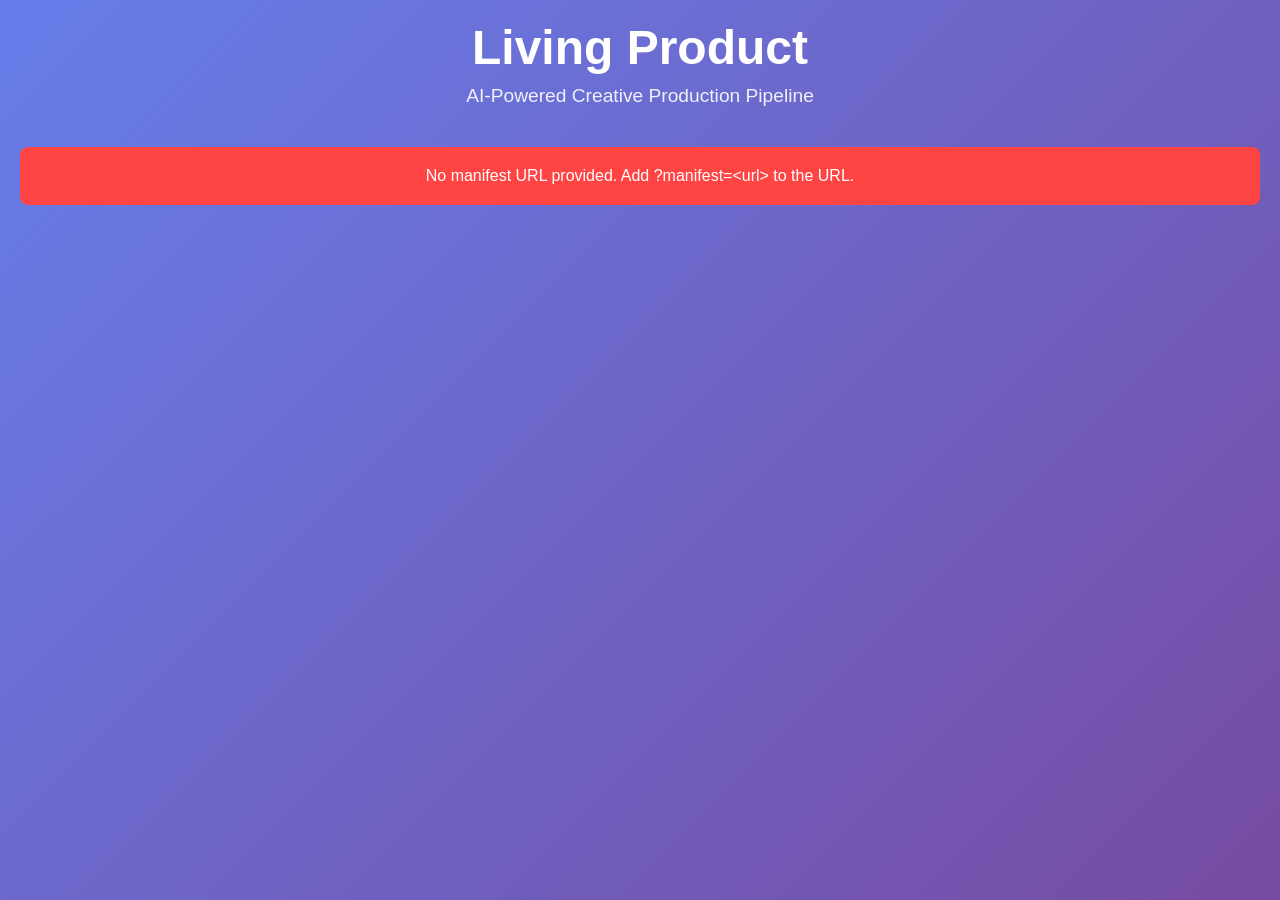
<file: frontend/index.html>
<!DOCTYPE html>
<html lang="en">
<head>
    <meta charset="UTF-8">
    <meta name="viewport" content="width=device-width, initial-scale=1.0">
    <title>Living Product - Campaign Gallery</title>
    <link rel="stylesheet" href="styles.css">
</head>
<body>
    <div class="container">
        <header>
            <h1>Living Product</h1>
            <p class="subtitle">AI-Powered Creative Production Pipeline</p>
        </header>

        <div id="loading" class="loading">
            <div class="spinner"></div>
            <p>Loading campaign assets...</p>
        </div>

        <div id="error" class="error" style="display: none;">
            <p>Failed to load manifest. Please check the manifest URL.</p>
        </div>

        <div id="gallery" style="display: none;">
            <div class="job-info">
                <h2 id="job-id"></h2>
                <p id="timestamp"></p>
                <div id="brief-params"></div>
            </div>

            <div class="assets-grid">
                <!-- Hero Render -->
                <div class="asset-card" id="card-hero">
                    <div class="asset-label">Hero Render</div>
                    <img id="img-hero" alt="Hero Render">
                    <button class="download-btn" data-asset="hero">Download</button>
                </div>

                <!-- Product Cutout -->
                <div class="asset-card" id="card-cutout">
                    <div class="asset-label">Product Cutout</div>
                    <img id="img-cutout" alt="Product Cutout">
                    <button class="download-btn" data-asset="cutout">Download</button>
                </div>

                <!-- Branded Hero -->
                <div class="asset-card" id="card-branded">
                    <div class="asset-label">Branded Hero</div>
                    <img id="img-branded" alt="Branded Hero">
                    <button class="download-btn" data-asset="branded">Download</button>
                </div>

                <!-- Billboard -->
                <div class="asset-card wide" id="card-billboard">
                    <div class="asset-label">Billboard (1920x1080)</div>
                    <img id="img-billboard" alt="Billboard">
                    <button class="download-btn" data-asset="billboard">Download</button>
                </div>

                <!-- Video -->
                <div class="asset-card wide" id="card-video">
                    <div class="asset-label">Video</div>
                    <video id="video-player" controls></video>
                    <button class="download-btn" data-asset="video">Download</button>
                </div>

                <!-- Story Format -->
                <div class="asset-card tall" id="card-story">
                    <div class="asset-label">Story (9:16)</div>
                    <img id="img-story" alt="Story Format">
                    <button class="download-btn" data-asset="story">Download</button>
                </div>

                <!-- Square Format -->
                <div class="asset-card" id="card-square">
                    <div class="asset-label">Square (1:1)</div>
                    <img id="img-square" alt="Square Format">
                    <button class="download-btn" data-asset="square">Download</button>
                </div>

                <!-- Banner Format -->
                <div class="asset-card wide" id="card-banner">
                    <div class="asset-label">Banner (16:9)</div>
                    <img id="img-banner" alt="Banner Format">
                    <button class="download-btn" data-asset="banner">Download</button>
                </div>
            </div>
        </div>
    </div>

    <script src="app.js"></script>
</body>
</html>
</file>
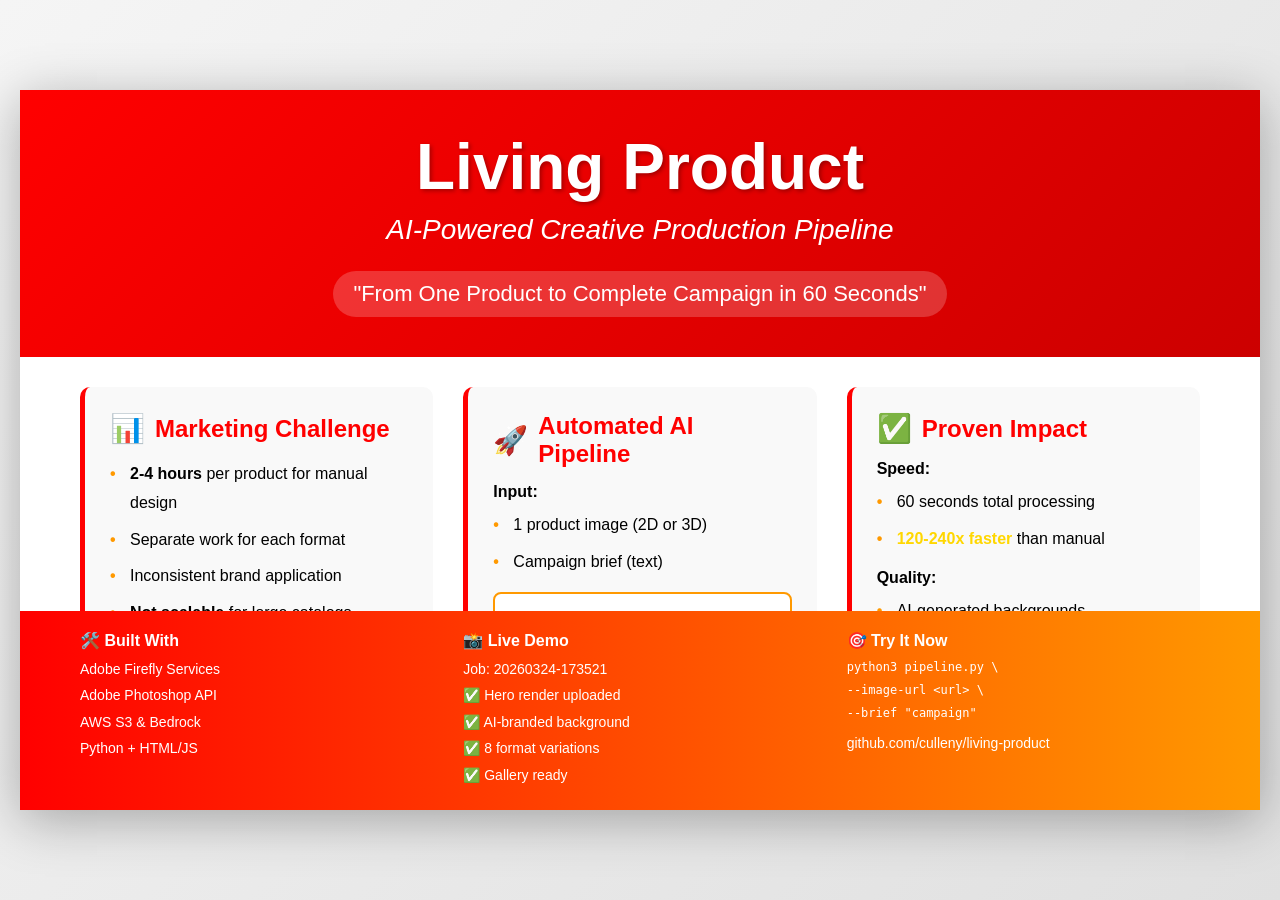
<file: presentation.html>
<!DOCTYPE html>
<html lang="en">
<head>
    <meta charset="UTF-8">
    <meta name="viewport" content="width=device-width, initial-scale=1.0">
    <title>Living Product - Adobe Hackathon Q1 2026</title>
    <style>
        * {
            margin: 0;
            padding: 0;
            box-sizing: border-box;
        }
        
        body {
            font-family: 'Arial', 'Helvetica', sans-serif;
            background: linear-gradient(135deg, #f5f5f5 0%, #e0e0e0 100%);
            display: flex;
            justify-content: center;
            align-items: center;
            min-height: 100vh;
            padding: 20px;
        }
        
        .slide {
            width: 1280px;
            height: 720px;
            background: white;
            box-shadow: 0 10px 50px rgba(0,0,0,0.3);
            position: relative;
            overflow: hidden;
        }
        
        .header {
            background: linear-gradient(135deg, #FF0000 0%, #CC0000 100%);
            color: white;
            padding: 40px 60px;
            text-align: center;
        }
        
        .header h1 {
            font-size: 64px;
            font-weight: bold;
            margin-bottom: 10px;
            text-shadow: 2px 2px 4px rgba(0,0,0,0.3);
        }
        
        .header h2 {
            font-size: 28px;
            font-style: italic;
            font-weight: normal;
            margin-bottom: 15px;
        }
        
        .header .tagline {
            font-size: 22px;
            background: rgba(255,255,255,0.2);
            padding: 10px 20px;
            border-radius: 25px;
            display: inline-block;
            margin-top: 10px;
        }
        
        .content {
            display: grid;
            grid-template-columns: 1fr 1fr 1fr;
            gap: 30px;
            padding: 30px 60px;
        }
        
        .column {
            background: #f9f9f9;
            padding: 25px;
            border-radius: 10px;
            border-left: 5px solid #FF0000;
        }
        
        .column h3 {
            color: #FF0000;
            font-size: 24px;
            margin-bottom: 15px;
            display: flex;
            align-items: center;
            gap: 10px;
        }
        
        .column ul {
            list-style: none;
            font-size: 16px;
            line-height: 1.8;
        }
        
        .column li {
            margin-bottom: 8px;
            padding-left: 20px;
            position: relative;
        }
        
        .column li:before {
            content: "•";
            color: #FF9900;
            font-weight: bold;
            position: absolute;
            left: 0;
        }
        
        .process-flow {
            background: #fff;
            padding: 15px;
            border-radius: 8px;
            margin: 15px 0;
            font-family: monospace;
            font-size: 13px;
            line-height: 1.6;
            border: 2px solid #FF9900;
        }
        
        .footer {
            position: absolute;
            bottom: 0;
            left: 0;
            right: 0;
            background: linear-gradient(90deg, #FF0000 0%, #FF9900 100%);
            color: white;
            padding: 20px 60px;
            display: grid;
            grid-template-columns: 1fr 1fr 1fr;
            gap: 30px;
            font-size: 14px;
        }
        
        .footer h4 {
            font-size: 16px;
            margin-bottom: 8px;
            font-weight: bold;
        }
        
        .footer ul {
            list-style: none;
            line-height: 1.6;
        }
        
        .footer li {
            margin-bottom: 4px;
        }
        
        .metric {
            font-weight: bold;
            color: #FFD700;
        }
        
        .emoji {
            font-size: 28px;
        }
        
        @media print {
            body {
                background: white;
            }
            .slide {
                box-shadow: none;
                page-break-after: always;
            }
        }
    </style>
</head>
<body>
    <div class="slide">
        <!-- Header -->
        <div class="header">
            <h1>Living Product</h1>
            <h2>AI-Powered Creative Production Pipeline</h2>
            <div class="tagline">"From One Product to Complete Campaign in 60 Seconds"</div>
        </div>
        
        <!-- Main Content -->
        <div class="content">
            <!-- Left Column: The Problem -->
            <div class="column">
                <h3><span class="emoji">📊</span> Marketing Challenge</h3>
                <ul>
                    <li><strong>2-4 hours</strong> per product for manual design</li>
                    <li>Separate work for each format</li>
                    <li>Inconsistent brand application</li>
                    <li><strong>Not scalable</strong> for large catalogs</li>
                </ul>
            </div>
            
            <!-- Center Column: The Solution -->
            <div class="column">
                <h3><span class="emoji">🚀</span> Automated AI Pipeline</h3>
                <p style="margin-bottom: 10px;"><strong>Input:</strong></p>
                <ul style="margin-bottom: 15px;">
                    <li>1 product image (2D or 3D)</li>
                    <li>Campaign brief (text)</li>
                </ul>
                <div class="process-flow">
Product → AI BG → Formats → Gallery<br>
   ↓        ↓        ↓         ↓<br>
Upload  Firefly  8 Assets  Download
                </div>
                <p style="margin-top: 10px;"><strong>Output:</strong></p>
                <ul>
                    <li>8 marketing-ready assets</li>
                    <li>Consistent branding</li>
                    <li>Professional quality</li>
                </ul>
            </div>
            
            <!-- Right Column: Results -->
            <div class="column">
                <h3><span class="emoji">✅</span> Proven Impact</h3>
                <p style="margin-bottom: 10px;"><strong>Speed:</strong></p>
                <ul style="margin-bottom: 15px;">
                    <li>60 seconds total processing</li>
                    <li><span class="metric">120-240x faster</span> than manual</li>
                </ul>
                <p style="margin-bottom: 10px;"><strong>Quality:</strong></p>
                <ul style="margin-bottom: 15px;">
                    <li>AI-generated backgrounds</li>
                    <li>Professional compositing</li>
                    <li>Brand-consistent styling</li>
                </ul>
                <p style="margin-bottom: 10px;"><strong>Cost:</strong></p>
                <ul>
                    <li><span class="metric">90% reduction</span> in design work</li>
                    <li>Scales to entire catalogs</li>
                    <li>Production-ready today</li>
                </ul>
            </div>
        </div>
        
        <!-- Footer -->
        <div class="footer">
            <!-- Tech Stack -->
            <div>
                <h4>🛠️ Built With</h4>
                <ul>
                    <li>Adobe Firefly Services</li>
                    <li>Adobe Photoshop API</li>
                    <li>AWS S3 & Bedrock</li>
                    <li>Python + HTML/JS</li>
                </ul>
            </div>
            
            <!-- Demo Results -->
            <div>
                <h4>📸 Live Demo</h4>
                <ul>
                    <li>Job: 20260324-173521</li>
                    <li>✅ Hero render uploaded</li>
                    <li>✅ AI-branded background</li>
                    <li>✅ 8 format variations</li>
                    <li>✅ Gallery ready</li>
                </ul>
            </div>
            
            <!-- Call to Action -->
            <div>
                <h4>🎯 Try It Now</h4>
                <ul>
                    <li style="font-family: monospace; font-size: 12px;">python3 pipeline.py \</li>
                    <li style="font-family: monospace; font-size: 12px;">  --image-url &lt;url&gt; \</li>
                    <li style="font-family: monospace; font-size: 12px;">  --brief "campaign"</li>
                    <li style="margin-top: 8px;">github.com/culleny/living-product</li>
                </ul>
            </div>
        </div>
    </div>
    
    <script>
        // Print instructions
        console.log('To save as PDF:');
        console.log('1. Press Ctrl+P (Cmd+P on Mac)');
        console.log('2. Select "Save as PDF"');
        console.log('3. Save the file');
        console.log('');
        console.log('To convert to PowerPoint:');
        console.log('1. Save as PDF first');
        console.log('2. Upload PDF to Google Slides or PowerPoint Online');
        console.log('3. It will convert automatically');
    </script>
</body>
</html>
</file>
<file: frontend/styles.css>
* {
    margin: 0;
    padding: 0;
    box-sizing: border-box;
}

body {
    font-family: -apple-system, BlinkMacSystemFont, 'Segoe UI', Roboto, Oxygen, Ubuntu, Cantarell, sans-serif;
    background: linear-gradient(135deg, #667eea 0%, #764ba2 100%);
    min-height: 100vh;
    padding: 20px;
}

.container {
    max-width: 1400px;
    margin: 0 auto;
}

header {
    text-align: center;
    color: white;
    margin-bottom: 40px;
}

header h1 {
    font-size: 3rem;
    font-weight: 700;
    margin-bottom: 10px;
}

.subtitle {
    font-size: 1.2rem;
    opacity: 0.9;
}

.loading {
    text-align: center;
    color: white;
    padding: 60px 20px;
}

.spinner {
    width: 50px;
    height: 50px;
    border: 4px solid rgba(255, 255, 255, 0.3);
    border-top-color: white;
    border-radius: 50%;
    animation: spin 1s linear infinite;
    margin: 0 auto 20px;
}

@keyframes spin {
    to { transform: rotate(360deg); }
}

.error {
    background: #ff4444;
    color: white;
    padding: 20px;
    border-radius: 8px;
    text-align: center;
}

.job-info {
    background: white;
    padding: 20px;
    border-radius: 12px;
    margin-bottom: 30px;
    box-shadow: 0 4px 6px rgba(0, 0, 0, 0.1);
}

.job-info h2 {
    color: #333;
    margin-bottom: 10px;
}

.job-info p {
    color: #666;
    margin-bottom: 15px;
}

#brief-params {
    background: #f5f5f5;
    padding: 15px;
    border-radius: 8px;
    font-size: 0.9rem;
}

.assets-grid {
    display: grid;
    grid-template-columns: repeat(auto-fit, minmax(300px, 1fr));
    gap: 20px;
}

.asset-card {
    background: white;
    border-radius: 12px;
    overflow: hidden;
    box-shadow: 0 4px 6px rgba(0, 0, 0, 0.1);
    transition: transform 0.2s;
}

.asset-card:hover {
    transform: translateY(-4px);
    box-shadow: 0 8px 12px rgba(0, 0, 0, 0.15);
}

.asset-card.wide {
    grid-column: span 2;
}

.asset-card.tall {
    grid-row: span 2;
}

.asset-label {
    background: #667eea;
    color: white;
    padding: 12px;
    font-weight: 600;
    text-align: center;
}

.asset-card img,
.asset-card video {
    width: 100%;
    height: auto;
    display: block;
    background: #f0f0f0;
}

.download-btn {
    width: 100%;
    padding: 12px;
    background: #764ba2;
    color: white;
    border: none;
    cursor: pointer;
    font-size: 1rem;
    font-weight: 600;
    transition: background 0.2s;
}

.download-btn:hover {
    background: #5a3a7d;
}

.download-btn:disabled {
    background: #ccc;
    cursor: not-allowed;
}

@media (max-width: 768px) {
    .assets-grid {
        grid-template-columns: 1fr;
    }
    
    .asset-card.wide,
    .asset-card.tall {
        grid-column: span 1;
        grid-row: span 1;
    }
    
    header h1 {
        font-size: 2rem;
    }
}
</file>
